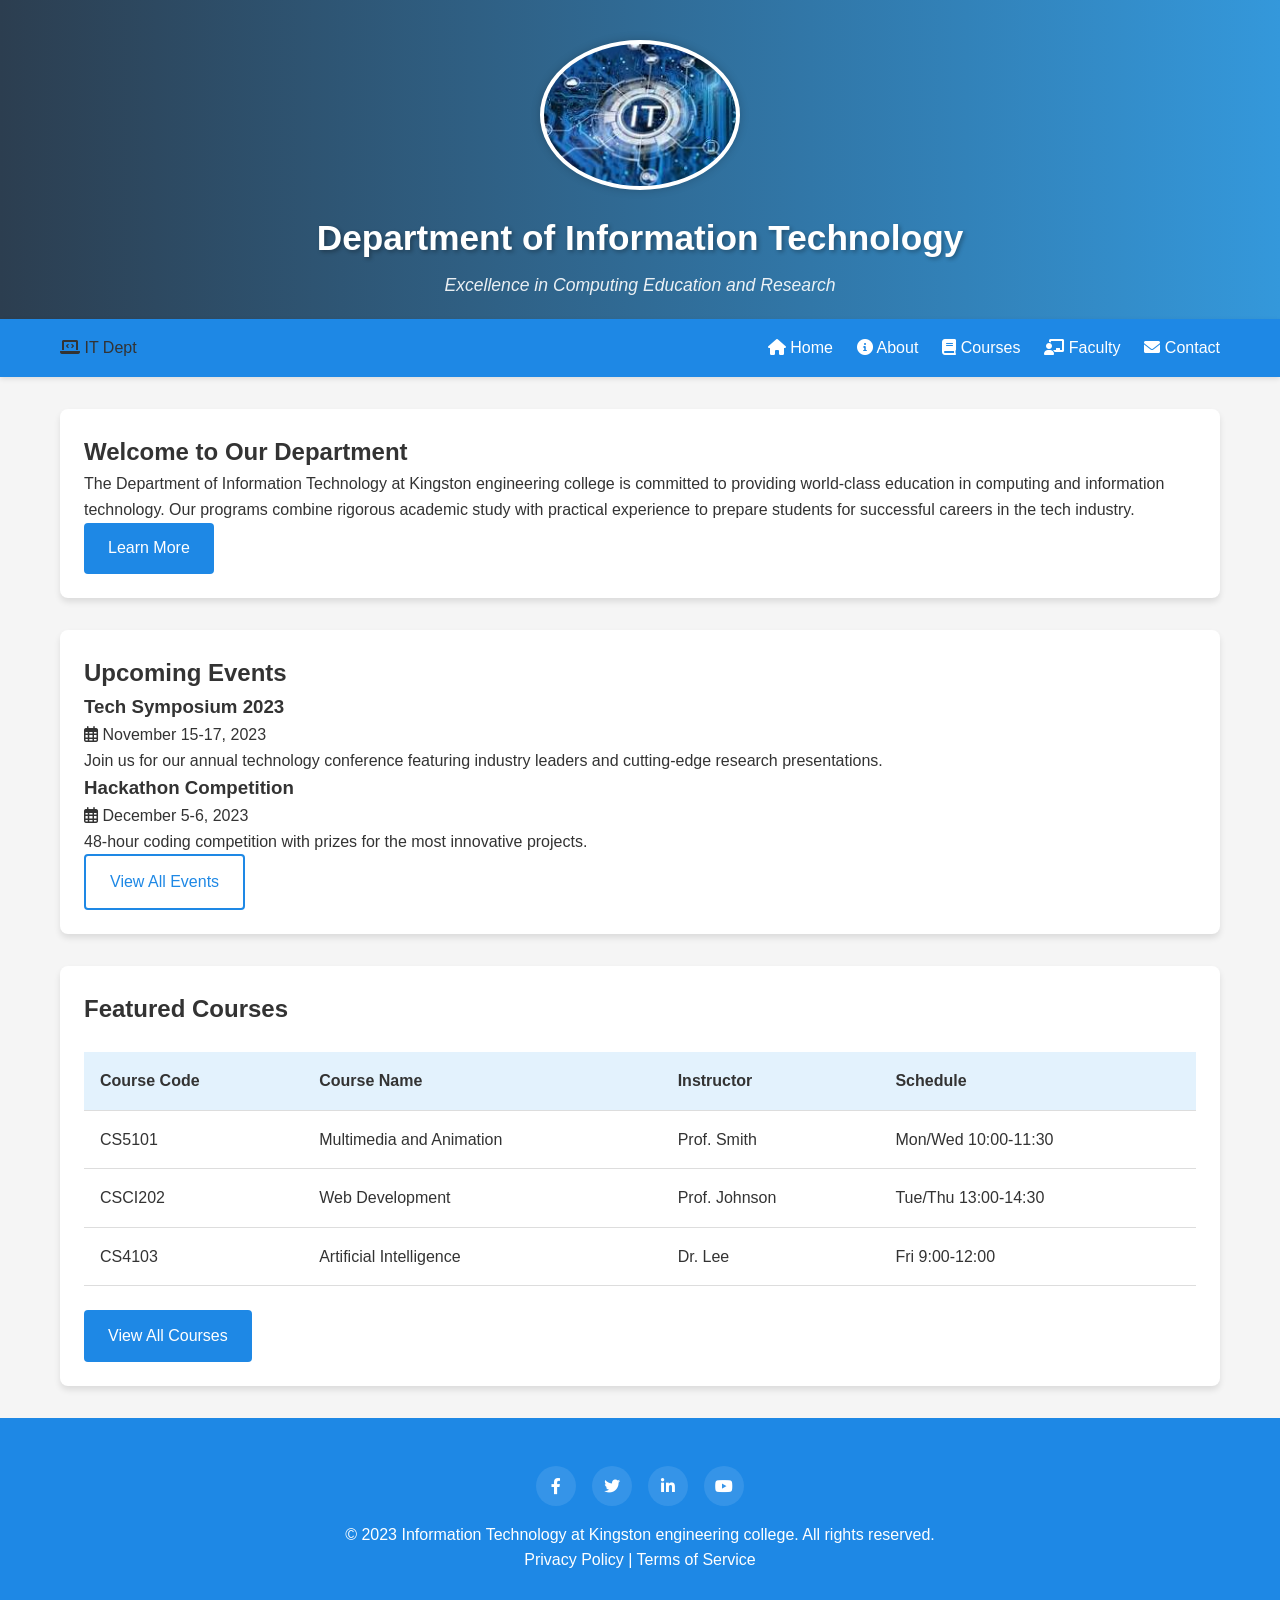
<file: index.html>
<!DOCTYPE html>
<html lang="en">
<head>
    <meta charset="UTF-8">
    <meta name="viewport" content="width=device-width, initial-scale=1.0">
    <title>Information Technology Department - Kingston engineering college</title>
    <link rel="stylesheet" href="style.css">
    <link rel="stylesheet" href="https://cdnjs.cloudflare.com/ajax/libs/font-awesome/6.0.0-beta3/css/all.min.css">
</head>
<body>
    <header>
        <div class="header-content">
            <div class="logo-oval-container">
            <img src="download (1).jfif" alt="Department Logo" class="logo"></div>
            <h1>Department of Information Technology</h1>
            <p>Excellence in Computing Education and Research</p>
        </div>
    </header>

    <nav>
        <div class="nav-container">
            <div class="brand">
                <span class="fas fa-laptop-code"></span> IT Dept
            </div>
            <ul class="nav-links">
                <li><a href="index.html" class="active"><i class="fas fa-home"></i> Home</a></li>
                <li><a href="about.html"><i class="fas fa-info-circle"></i> About</a></li>
                <li><a href="courses.html"><i class="fas fa-book"></i> Courses</a></li>
                <li><a href="faculty.html"><i class="fas fa-chalkboard-teacher"></i> Faculty</a></li>
                <li><a href="contact.html"><i class="fas fa-envelope"></i> Contact</a></li>
            </ul>
        </div>
    </nav>

    <div class="container">
        <div class="card">
            <h2>Welcome to Our Department</h2>
            <p>The Department of Information Technology at Kingston engineering college is committed to providing world-class education in computing and information technology. Our programs combine rigorous academic study with practical experience to prepare students for successful careers in the tech industry.</p>
            <a href="about.html" class="btn">Learn More</a>
        </div>

        <div class="card">
            <h2>Upcoming Events</h2>
            <div class="event-list">
                <div class="event-item">
                    <h3>Tech Symposium 2023</h3>
                    <p><i class="far fa-calendar-alt"></i> November 15-17, 2023</p>
                    <p>Join us for our annual technology conference featuring industry leaders and cutting-edge research presentations.</p>
                </div>
                <div class="event-item">
                    <h3>Hackathon Competition</h3>
                    <p><i class="far fa-calendar-alt"></i> December 5-6, 2023</p>
                    <p>48-hour coding competition with prizes for the most innovative projects.</p>
                </div>
            </div>
            <a href="#" class="btn btn-outline">View All Events</a>
        </div>

        <div class="card">
            <h2>Featured Courses</h2>
            <table class="table">
                <thead>
                    <tr>
                        <th>Course Code</th>
                        <th>Course Name</th>
                        <th>Instructor</th>
                        <th>Schedule</th>
                    </tr>
                </thead>
                <tbody>
                    <tr>
                        <td>CS5101</td>
                        <td>Multimedia and Animation</td>
                        <td>Prof. Smith</td>
                        <td>Mon/Wed 10:00-11:30</td>
                    </tr>
                    <tr>
                        <td>CSCI202</td>
                        <td>Web Development</td>
                        <td>Prof. Johnson</td>
                        <td>Tue/Thu 13:00-14:30</td>
                    </tr>
                    <tr>
                        <td>CS4103</td>
                        <td>Artificial Intelligence</td>
                        <td>Dr. Lee</td>
                        <td>Fri 9:00-12:00</td>
                    </tr>
                </tbody>
            </table>
            <a href="courses.html" class="btn">View All Courses</a>
        </div>
    </div>

    <footer>
        <div class="footer-content">
            <div class="social-links">
                <a href="#"><i class="fab fa-facebook-f"></i></a>
                <a href="#"><i class="fab fa-twitter"></i></a>
                <a href="#"><i class="fab fa-linkedin-in"></i></a>
                <a href="#"><i class="fab fa-youtube"></i></a>
            </div>
            <p>&copy; 2023 Information Technology at Kingston engineering college. All rights reserved.</p>
            <p><a href="#">Privacy Policy</a> | <a href="#">Terms of Service</a></p>
        </div>
    </footer>

    <script>
        // Simple search functionality
        document.addEventListener('DOMContentLoaded', function() {
            const searchBtn = document.querySelector('.search-btn');
            if (searchBtn) {
                searchBtn.addEventListener('click', function() {
                    const searchTerm = document.querySelector('.search-input').value.toLowerCase();
                    alert(`Search functionality would look for: ${searchTerm}`);
                    // In a real implementation, this would filter content or redirect to search results
                });
            }
        });
    </script>
</body>
</html>
</file>
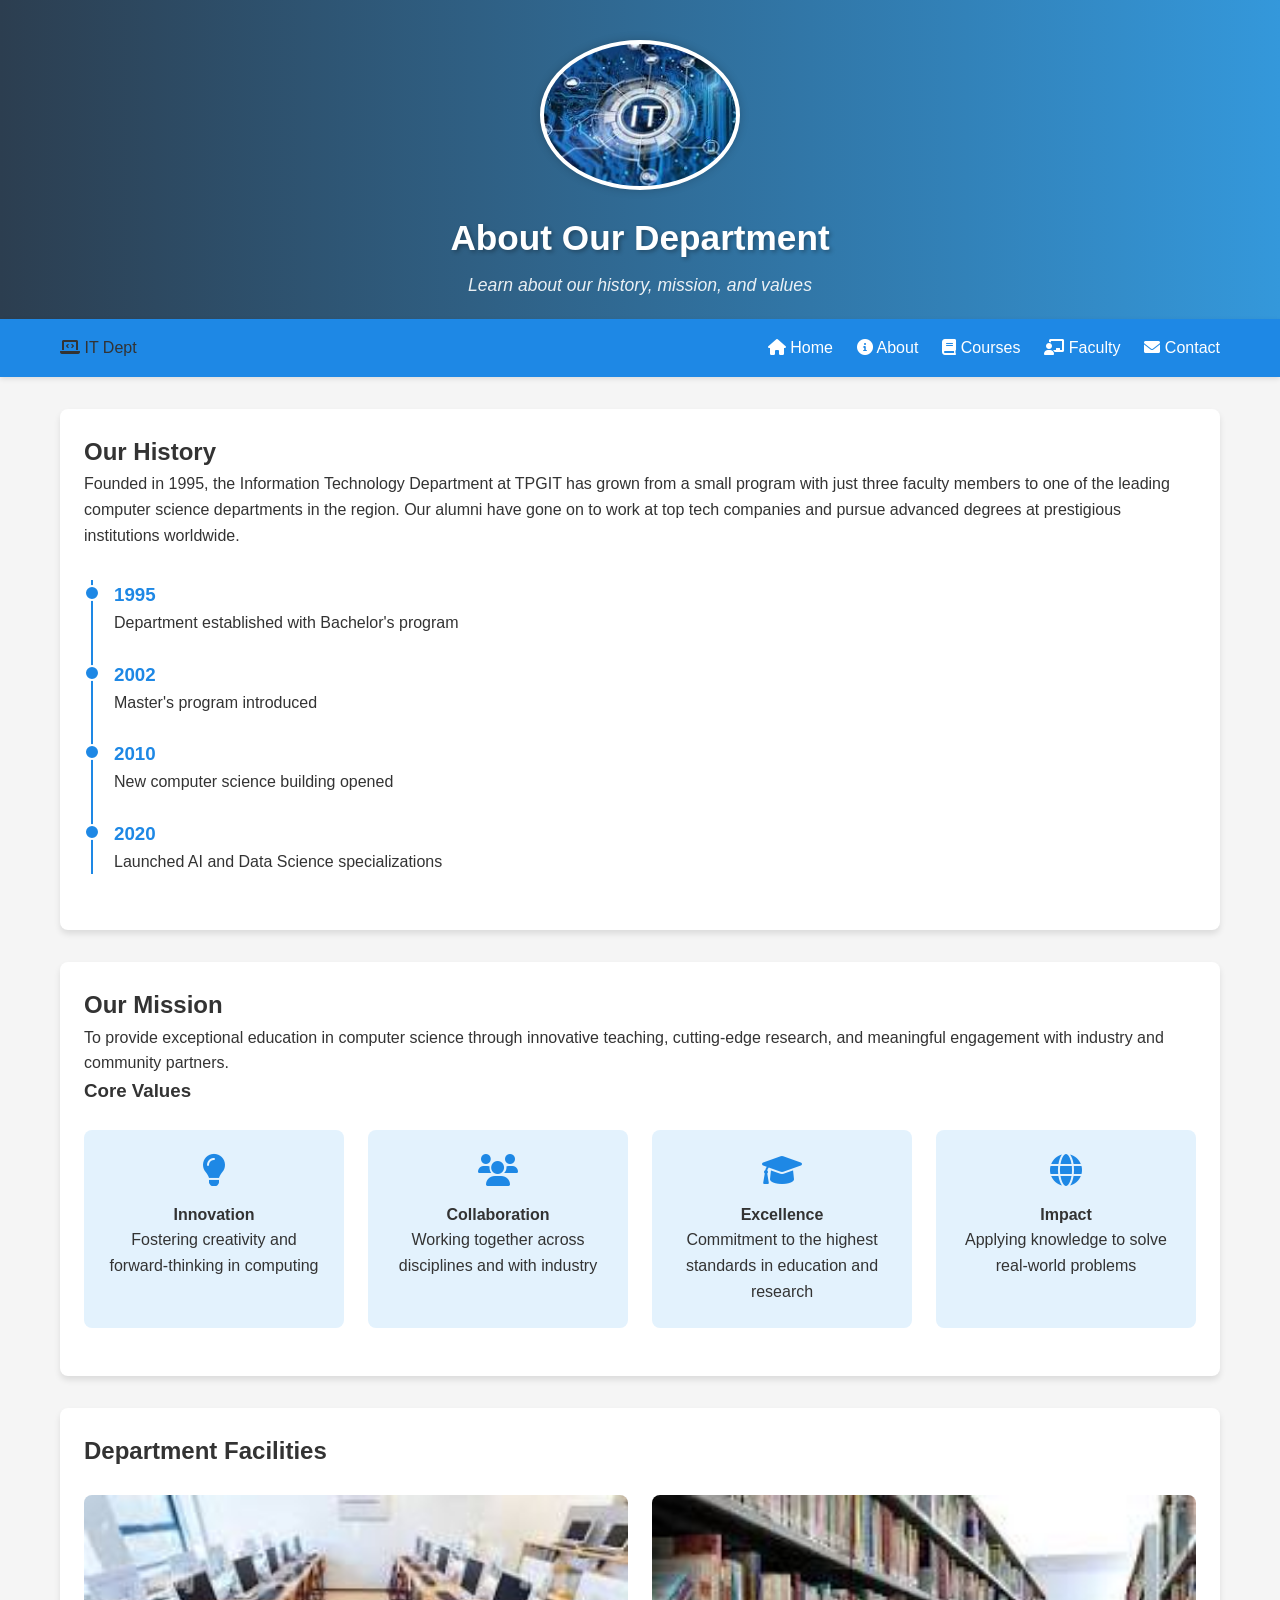
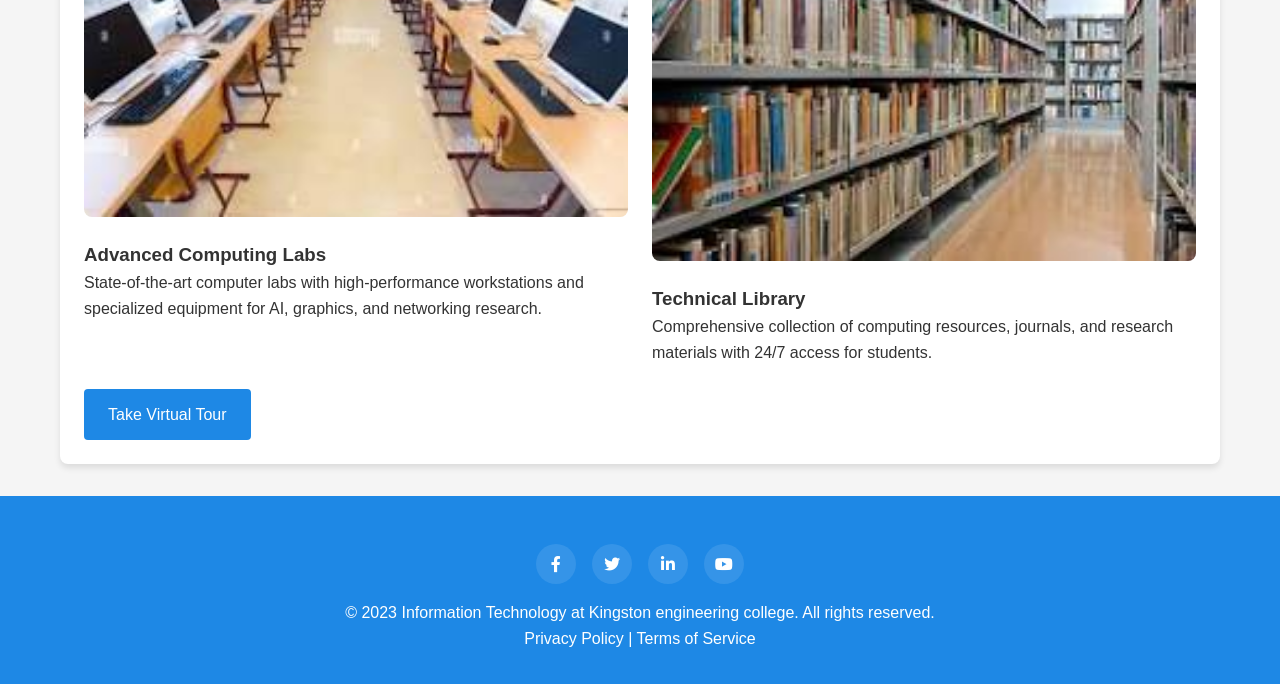
<file: about.html>
<!DOCTYPE html>
<html lang="en">
<head>
    <meta charset="UTF-8">
    <meta name="viewport" content="width=device-width, initial-scale=1.0">
    <title>About Us - Information Technology Department</title>
    <link rel="stylesheet" href="style.css">
    <link rel="stylesheet" href="https://cdnjs.cloudflare.com/ajax/libs/font-awesome/6.0.0-beta3/css/all.min.css">
</head>
<body>
    <header>
        <div class="header-content">
            <div class="logo-oval-container">
                <img src="download (1).jfif" alt="Department Logo" class="logo"></div>
            <h1>About Our Department</h1>
            <p>Learn about our history, mission, and values</p>
        </div>
    </header>

    <nav>
        <div class="nav-container">
            <div class="brand">
                <span class="fas fa-laptop-code"></span> IT Dept
            </div>
            <ul class="nav-links">
                <li><a href="index.html"><i class="fas fa-home"></i> Home</a></li>
                <li><a href="about.html" class="active"><i class="fas fa-info-circle"></i> About</a></li>
                <li><a href="courses.html"><i class="fas fa-book"></i> Courses</a></li>
                <li><a href="faculty.html"><i class="fas fa-chalkboard-teacher"></i> Faculty</a></li>
                <li><a href="contact.html"><i class="fas fa-envelope"></i> Contact</a></li>
            </ul>
        </div>
    </nav>

    <div class="container">
        <div class="card">
            <h2>Our History</h2>
            <p>Founded in 1995, the Information Technology Department at TPGIT has grown from a small program with just three faculty members to one of the leading computer science departments in the region. Our alumni have gone on to work at top tech companies and pursue advanced degrees at prestigious institutions worldwide.</p>
            <div class="timeline">
                <div class="timeline-item">
                    <h3>1995</h3>
                    <p>Department established with Bachelor's program</p>
                </div>
                <div class="timeline-item">
                    <h3>2002</h3>
                    <p>Master's program introduced</p>
                </div>
                <div class="timeline-item">
                    <h3>2010</h3>
                    <p>New computer science building opened</p>
                </div>
                <div class="timeline-item">
                    <h3>2020</h3>
                    <p>Launched AI and Data Science specializations</p>
                </div>
            </div>
        </div>

        <div class="card">
            <h2>Our Mission</h2>
            <p>To provide exceptional education in computer science through innovative teaching, cutting-edge research, and meaningful engagement with industry and community partners.</p>
            
            <h3>Core Values</h3>
            <div class="values-grid">
                <div class="value-item">
                    <i class="fas fa-lightbulb"></i>
                    <h4>Innovation</h4>
                    <p>Fostering creativity and forward-thinking in computing</p>
                </div>
                <div class="value-item">
                    <i class="fas fa-users"></i>
                    <h4>Collaboration</h4>
                    <p>Working together across disciplines and with industry</p>
                </div>
                <div class="value-item">
                    <i class="fas fa-graduation-cap"></i>
                    <h4>Excellence</h4>
                    <p>Commitment to the highest standards in education and research</p>
                </div>
                <div class="value-item">
                    <i class="fas fa-globe"></i>
                    <h4>Impact</h4>
                    <p>Applying knowledge to solve real-world problems</p>
                </div>
            </div>
        </div>

        <div class="card">
            <h2>Department Facilities</h2>
            <div class="facilities">
                <div class="facility">
                    <img src="download.jfif" alt="Computer Lab">
                    <h3>Advanced Computing Labs</h3>
                    <p>State-of-the-art computer labs with high-performance workstations and specialized equipment for AI, graphics, and networking research.</p>
                </div>
                <div class="facility">
                    <img src="23213213.jfif" alt="Library">
                    <h3>Technical Library</h3>
                    <p>Comprehensive collection of computing resources, journals, and research materials with 24/7 access for students.</p>
                </div>
            </div>
            <a href="#" class="btn">Take Virtual Tour</a>
        </div>
    </div>

    <footer>
        <div class="footer-content">
            <div class="social-links">
                <a href="#"><i class="fab fa-facebook-f"></i></a>
                <a href="#"><i class="fab fa-twitter"></i></a>
                <a href="#"><i class="fab fa-linkedin-in"></i></a>
                <a href="#"><i class="fab fa-youtube"></i></a>
            </div>
            <p>&copy; 2023 Information Technology at Kingston engineering college. All rights reserved.</p>
            <p><a href="#">Privacy Policy</a> | <a href="#">Terms of Service</a></p>
        </div>
    </footer>
</body>
</html>
</file>
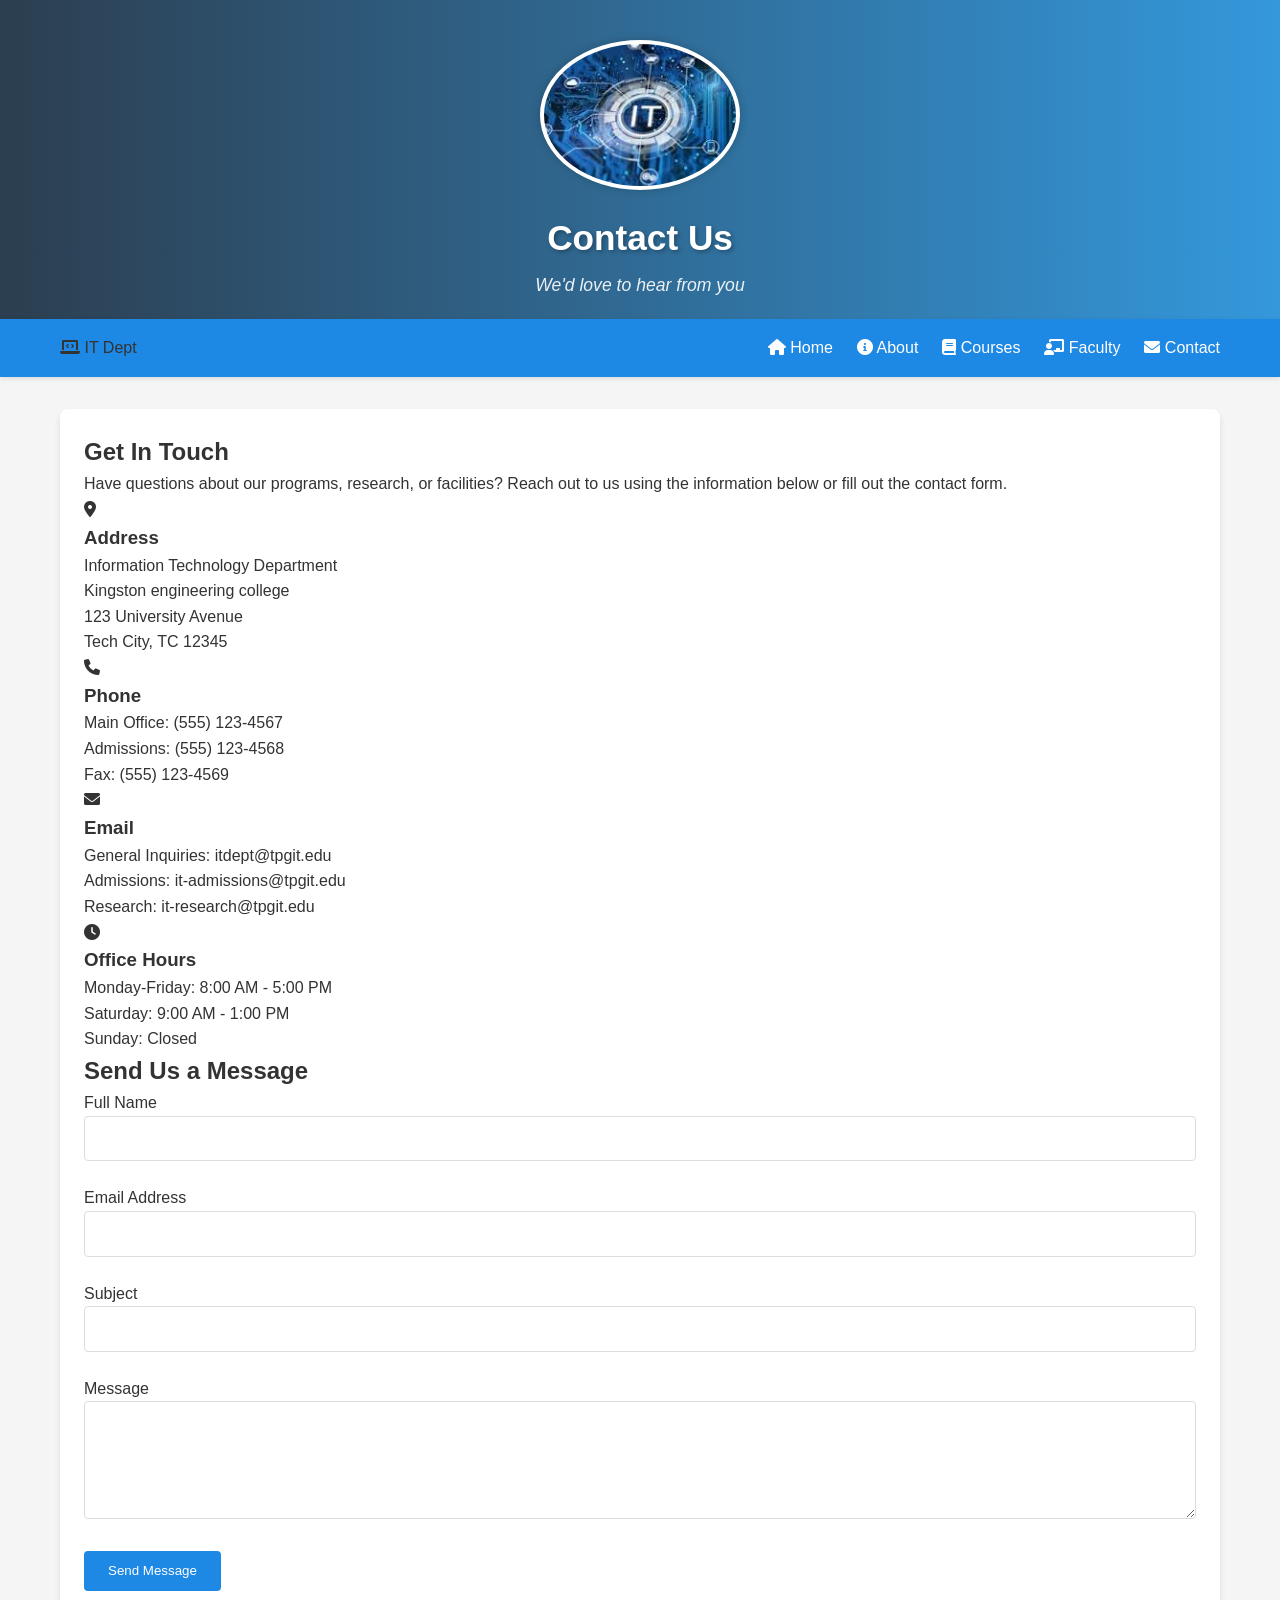
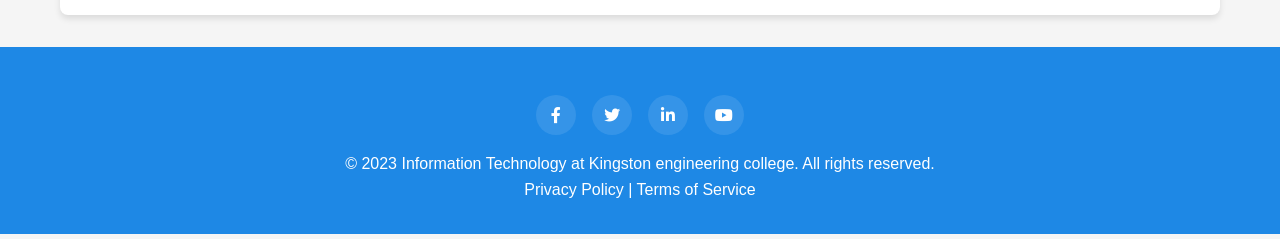
<file: contact.html>
<!DOCTYPE html>
<html lang="en">
<head>
    <meta charset="UTF-8">
    <meta name="viewport" content="width=device-width, initial-scale=1.0">
    <title>Contact Us - Information Technology Department</title>
    <link rel="stylesheet" href="style.css">
    <link rel="stylesheet" href="https://cdnjs.cloudflare.com/ajax/libs/font-awesome/6.0.0-beta3/css/all.min.css">
</head>
<body>
    <header>
        <div class="header-content">
            <div class="logo-oval-container">
                <img src="download (1).jfif" alt="Department Logo" class="logo"></div>
            <h1>Contact Us</h1>
            <p>We'd love to hear from you</p>
        </div>
    </header>

    <nav>
        <div class="nav-container">
            <div class="brand">
                <span class="fas fa-laptop-code"></span> IT Dept
            </div>
            <ul class="nav-links">
                <li><a href="index.html"><i class="fas fa-home"></i> Home</a></li>
                <li><a href="about.html"><i class="fas fa-info-circle"></i> About</a></li>
                <li><a href="courses.html"><i class="fas fa-book"></i> Courses</a></li>
                <li><a href="faculty.html"><i class="fas fa-chalkboard-teacher"></i> Faculty</a></li>
                <li><a href="contact.html" class="active"><i class="fas fa-envelope"></i> Contact</a></li>
            </ul>
        </div>
    </nav>

    <div class="container">
        <div class="card">
            <div class="contact-container">
                <div class="contact-info">
                    <h2>Get In Touch</h2>
                    <p>Have questions about our programs, research, or facilities? Reach out to us using the information below or fill out the contact form.</p>
                    
                    <div class="info-item">
                        <i class="fas fa-map-marker-alt"></i>
                        <div>
                            <h3>Address</h3>
                            <p>Information Technology Department<br>
                            Kingston engineering college<br>
                            123 University Avenue<br>
                            Tech City, TC 12345</p>
                        </div>
                    </div>

                    <div class="info-item">
                        <i class="fas fa-phone"></i>
                        <div>
                            <h3>Phone</h3>
                            <p>Main Office: (555) 123-4567<br>
                            Admissions: (555) 123-4568<br>
                            Fax: (555) 123-4569</p>
                        </div>
                    </div>

                    <div class="info-item">
                        <i class="fas fa-envelope"></i>
                        <div>
                            <h3>Email</h3>
                            <p>General Inquiries: itdept@tpgit.edu<br>
                            Admissions: it-admissions@tpgit.edu<br>
                            Research: it-research@tpgit.edu</p>
                        </div>
                    </div>

                    <div class="info-item">
                        <i class="fas fa-clock"></i>
                        <div>
                            <h3>Office Hours</h3>
                            <p>Monday-Friday: 8:00 AM - 5:00 PM<br>
                            Saturday: 9:00 AM - 1:00 PM<br>
                            Sunday: Closed</p>
                        </div>
                    </div>
                </div>

                <div class="contact-form">
                    <h2>Send Us a Message</h2>
                    <form>
                        <div class="form-group">
                            <label for="name">Full Name</label>
                            <input type="text" id="name" class="form-control" required>
                        </div>
                        <div class="form-group">
                            <label for="email">Email Address</label>
                            <input type="email" id="email" class="form-control" required>
                        </div>
                        <div class="form-group">
                            <label for="subject">Subject</label>
                            <input type="text" id="subject" class="form-control" required>
                        </div>
                        <div class="form-group">
                            <label for="message">Message</label>
                            <textarea id="message" class="form-control" rows="5" required></textarea>
                        </div>
                        <button type="submit" class="btn">Send Message</button>
                    </form>
                </div>
            </div>
        </div>
    </div>

    <footer>
        <div class="footer-content">
            <div class="social-links">
                <a href="#"><i class="fab fa-facebook-f"></i></a>
                <a href="#"><i class="fab fa-twitter"></i></a>
                <a href="#"><i class="fab fa-linkedin-in"></i></a>
                <a href="#"><i class="fab fa-youtube"></i></a>
            </div>
            <p>&copy; 2023 Information Technology at Kingston engineering college. All rights reserved.</p>
            <p><a href="#">Privacy Policy</a> | <a href="#">Terms of Service</a></p>
        </div>
    </footer>
</body>
</html>
</file>
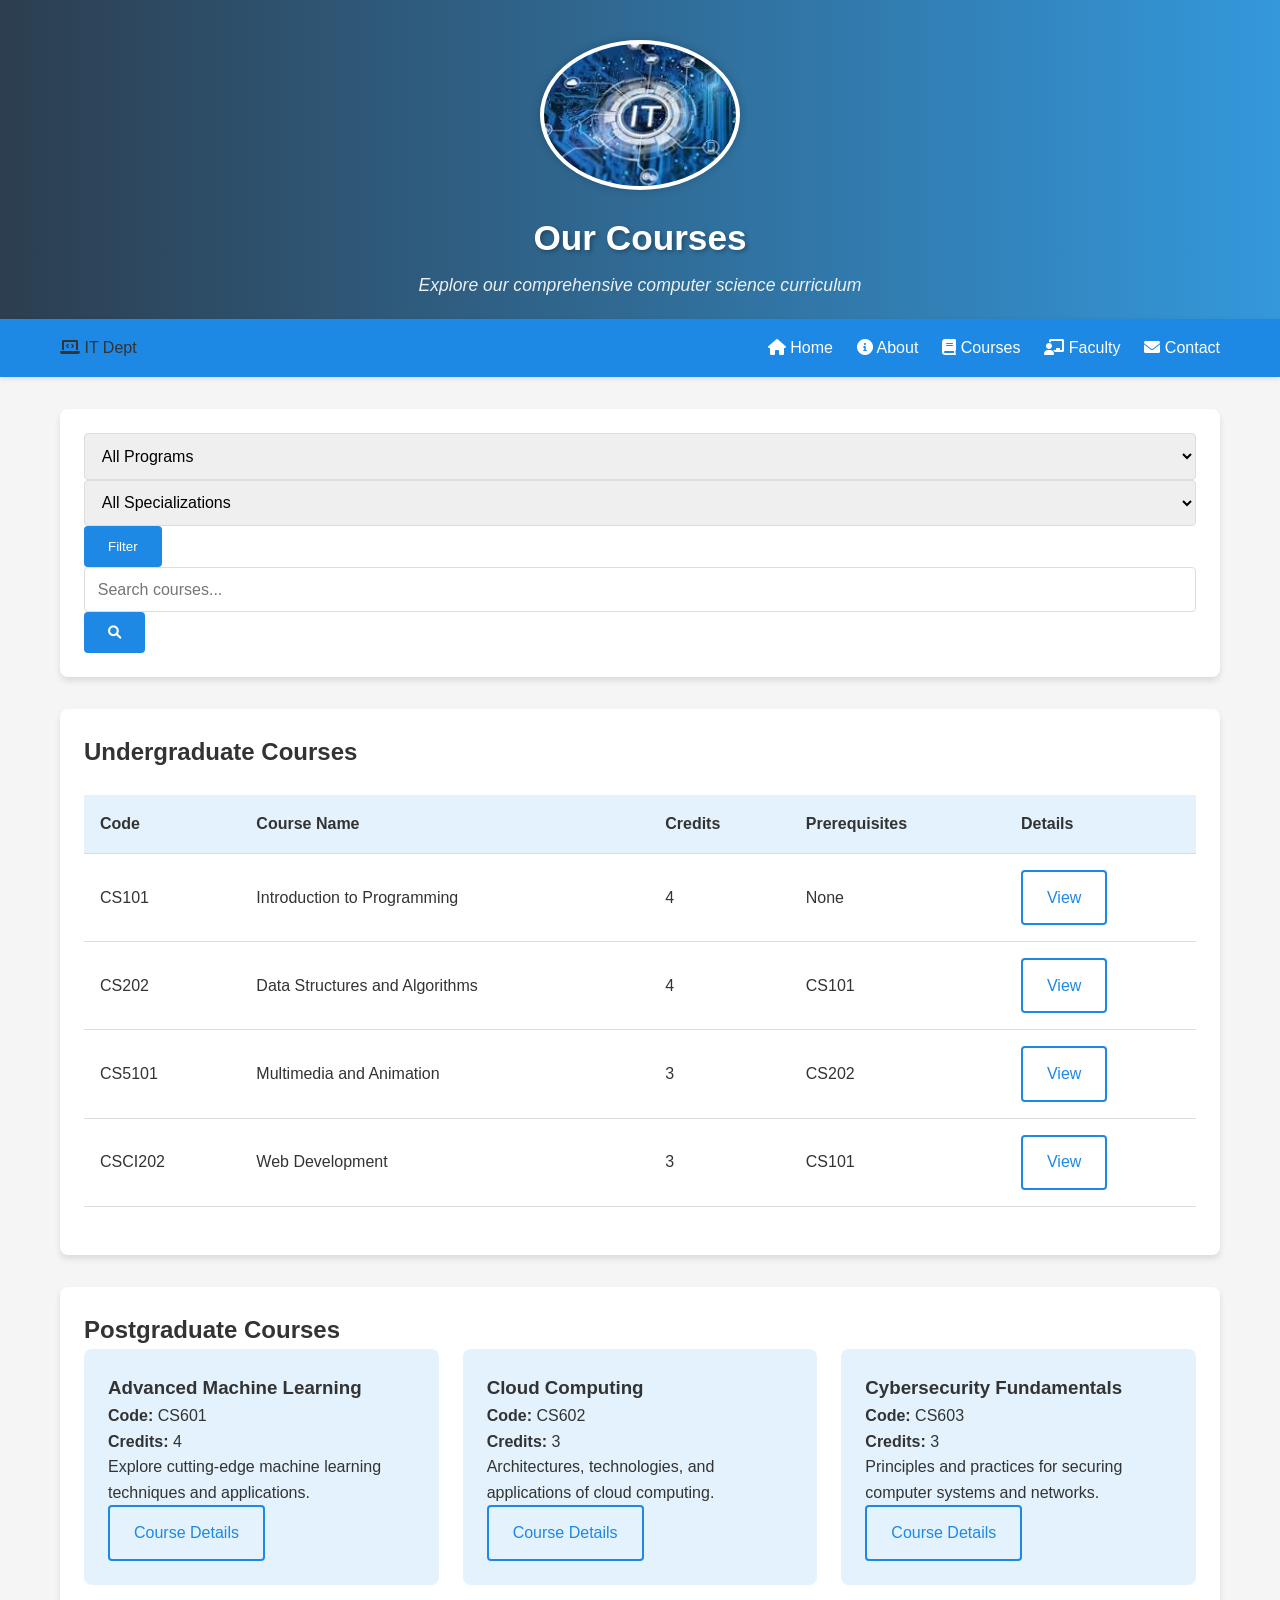
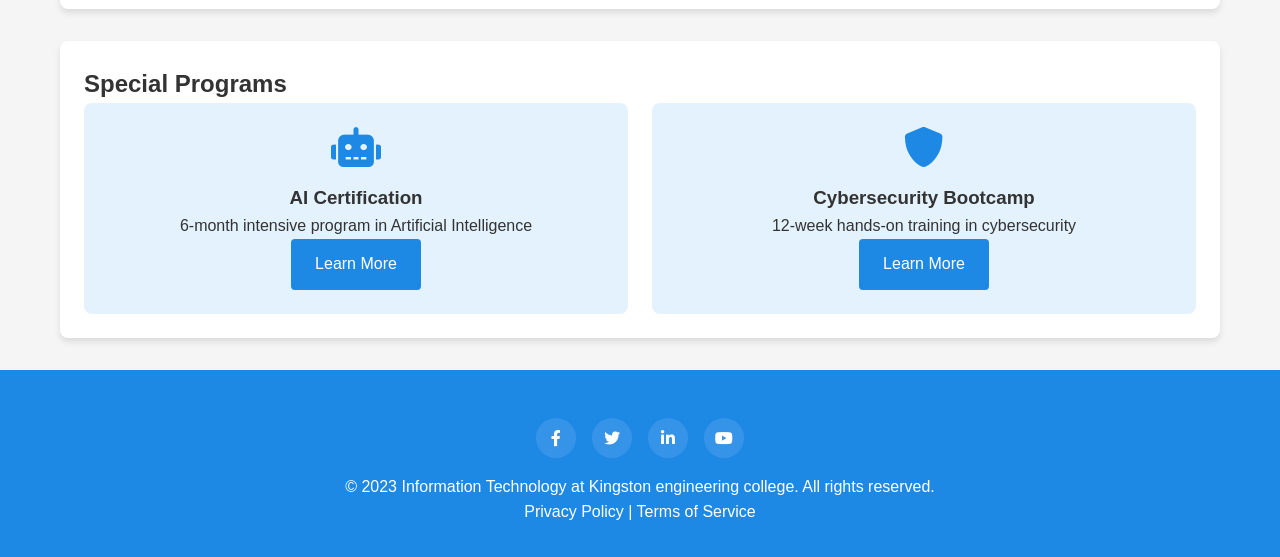
<file: courses.html>
<!DOCTYPE html>
<html lang="en">
<head>
    <meta charset="UTF-8">
    <meta name="viewport" content="width=device-width, initial-scale=1.0">
    <title>Courses - Information Technology Department</title>
    <link rel="stylesheet" href="style.css">
    <link rel="stylesheet" href="https://cdnjs.cloudflare.com/ajax/libs/font-awesome/6.0.0-beta3/css/all.min.css">
</head>
<body>
    <header>
        <div class="header-content">
            <div class="logo-oval-container">
                <img src="download (1).jfif" alt="Department Logo" class="logo"></div>
            <h1>Our Courses</h1>
            <p>Explore our comprehensive computer science curriculum</p>
        </div>
    </header>

    <nav>
        <div class="nav-container">
            <div class="brand">
                <span class="fas fa-laptop-code"></span> IT Dept
            </div>
            <ul class="nav-links">
                <li><a href="index.html"><i class="fas fa-home"></i> Home</a></li>
                <li><a href="about.html"><i class="fas fa-info-circle"></i> About</a></li>
                <li><a href="courses.html" class="active"><i class="fas fa-book"></i> Courses</a></li>
                <li><a href="faculty.html"><i class="fas fa-chalkboard-teacher"></i> Faculty</a></li>
                <li><a href="contact.html"><i class="fas fa-envelope"></i> Contact</a></li>
            </ul>
        </div>
    </nav>

    <div class="container">
        <div class="card">
            <div class="course-filter">
                <div class="filter-options">
                    <select class="form-control">
                        <option value="">All Programs</option>
                        <option value="ug">Undergraduate</option>
                        <option value="pg">Postgraduate</option>
                        <option value="phd">PhD</option>
                    </select>
                    <select class="form-control">
                        <option value="">All Specializations</option>
                        <option value="ai">Artificial Intelligence</option>
                        <option value="web">Web Development</option>
                        <option value="data">Data Science</option>
                        <option value="cyber">Cybersecurity</option>
                    </select>
                    <button class="btn">Filter</button>
                </div>
                <div class="search-box">
                    <input type="text" class="form-control" placeholder="Search courses...">
                    <button class="btn"><i class="fas fa-search"></i></button>
                </div>
            </div>
        </div>

        <div class="card">
            <h2>Undergraduate Courses</h2>
            <table class="table">
                <thead>
                    <tr>
                        <th>Code</th>
                        <th>Course Name</th>
                        <th>Credits</th>
                        <th>Prerequisites</th>
                        <th>Details</th>
                    </tr>
                </thead>
                <tbody>
                    <tr>
                        <td>CS101</td>
                        <td>Introduction to Programming</td>
                        <td>4</td>
                        <td>None</td>
                        <td><a href="#" class="btn btn-outline">View</a></td>
                    </tr>
                    <tr>
                        <td>CS202</td>
                        <td>Data Structures and Algorithms</td>
                        <td>4</td>
                        <td>CS101</td>
                        <td><a href="#" class="btn btn-outline">View</a></td>
                    </tr>
                    <tr>
                        <td>CS5101</td>
                        <td>Multimedia and Animation</td>
                        <td>3</td>
                        <td>CS202</td>
                        <td><a href="#" class="btn btn-outline">View</a></td>
                    </tr>
                    <tr>
                        <td>CSCI202</td>
                        <td>Web Development</td>
                        <td>3</td>
                        <td>CS101</td>
                        <td><a href="#" class="btn btn-outline">View</a></td>
                    </tr>
                </tbody>
            </table>
        </div>

        <div class="card">
            <h2>Postgraduate Courses</h2>
            <div class="course-grid">
                <div class="course-card">
                    <h3>Advanced Machine Learning</h3>
                    <p><strong>Code:</strong> CS601</p>
                    <p><strong>Credits:</strong> 4</p>
                    <p>Explore cutting-edge machine learning techniques and applications.</p>
                    <a href="#" class="btn btn-outline">Course Details</a>
                </div>
                <div class="course-card">
                    <h3>Cloud Computing</h3>
                    <p><strong>Code:</strong> CS602</p>
                    <p><strong>Credits:</strong> 3</p>
                    <p>Architectures, technologies, and applications of cloud computing.</p>
                    <a href="#" class="btn btn-outline">Course Details</a>
                </div>
                <div class="course-card">
                    <h3>Cybersecurity Fundamentals</h3>
                    <p><strong>Code:</strong> CS603</p>
                    <p><strong>Credits:</strong> 3</p>
                    <p>Principles and practices for securing computer systems and networks.</p>
                    <a href="#" class="btn btn-outline">Course Details</a>
                </div>
            </div>
        </div>

        <div class="card">
            <h2>Special Programs</h2>
            <div class="programs">
                <div class="program">
                    <i class="fas fa-robot"></i>
                    <h3>AI Certification</h3>
                    <p>6-month intensive program in Artificial Intelligence</p>
                    <a href="#" class="btn">Learn More</a>
                </div>
                <div class="program">
                    <i class="fas fa-shield-alt"></i>
                    <h3>Cybersecurity Bootcamp</h3>
                    <p>12-week hands-on training in cybersecurity</p>
                    <a href="#" class="btn">Learn More</a>
                </div>
            </div>
        </div>
    </div>

    <footer>
        <div class="footer-content">
            <div class="social-links">
                <a href="#"><i class="fab fa-facebook-f"></i></a>
                <a href="#"><i class="fab fa-twitter"></i></a>
                <a href="#"><i class="fab fa-linkedin-in"></i></a>
                <a href="#"><i class="fab fa-youtube"></i></a>
            </div>
            <p>&copy; 2023 Information Technology at Kingston engineering college. All rights reserved.</p>
            <p><a href="#">Privacy Policy</a> | <a href="#">Terms of Service</a></p>
        </div>
    </footer>
</body>
</html>
</file>
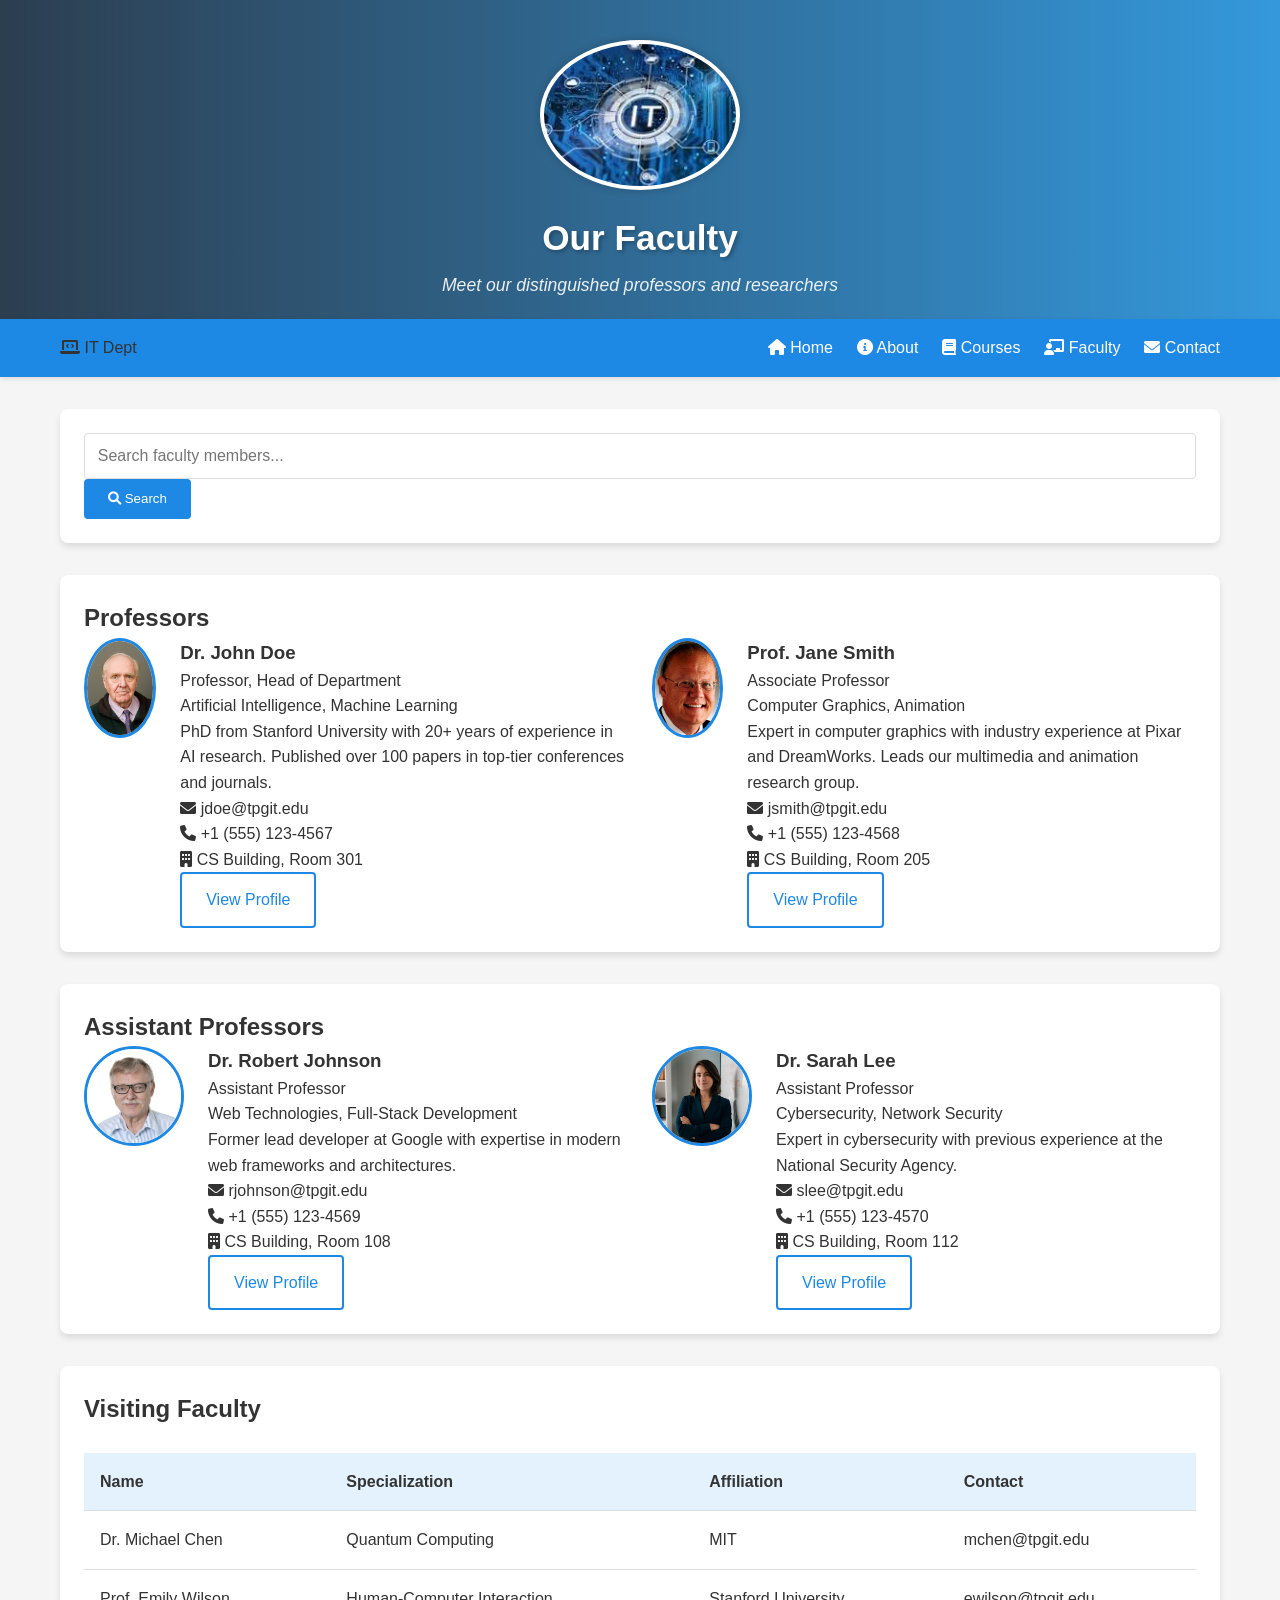
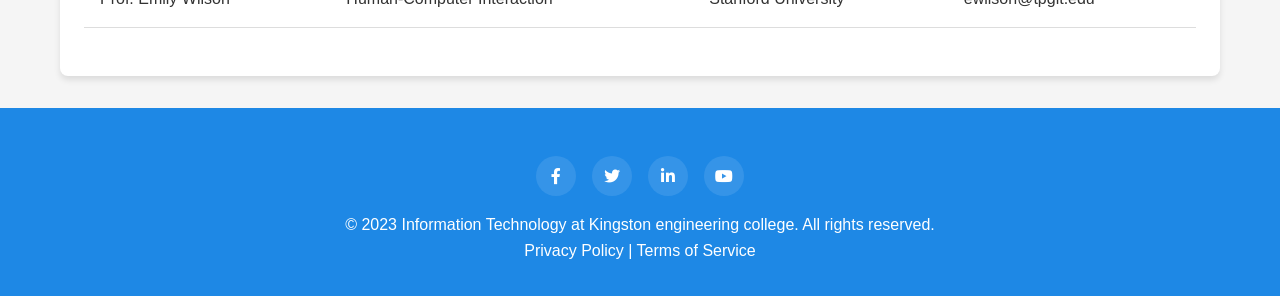
<file: faculty.html>
<!DOCTYPE html>
<html lang="en">
<head>
    <meta charset="UTF-8">
    <meta name="viewport" content="width=device-width, initial-scale=1.0">
    <title>Faculty - Information Technology Department</title>
    <link rel="stylesheet" href="style.css">
    <link rel="stylesheet" href="https://cdnjs.cloudflare.com/ajax/libs/font-awesome/6.0.0-beta3/css/all.min.css">
</head>
<body>
    <header>
        <div class="header-content">
            <div class="logo-oval-container">
                <img src="download (1).jfif" alt="Department Logo" class="logo"></div>
            <h1>Our Faculty</h1>
            <p>Meet our distinguished professors and researchers</p>
        </div>
    </header>

    <nav>
        <div class="nav-container">
            <div class="brand">
                <span class="fas fa-laptop-code"></span> IT Dept
            </div>
            <ul class="nav-links">
                <li><a href="index.html"><i class="fas fa-home"></i> Home</a></li>
                <li><a href="about.html"><i class="fas fa-info-circle"></i> About</a></li>
                <li><a href="courses.html"><i class="fas fa-book"></i> Courses</a></li>
                <li><a href="faculty.html" class="active"><i class="fas fa-chalkboard-teacher"></i> Faculty</a></li>
                <li><a href="contact.html"><i class="fas fa-envelope"></i> Contact</a></li>
            </ul>
        </div>
    </nav>

    <div class="container">
        <div class="card">
            <div class="faculty-search">
                <input type="text" class="form-control" placeholder="Search faculty members...">
                <button class="btn"><i class="fas fa-search"></i> Search</button>
            </div>
        </div>

        <div class="card">
            <h2>Professors</h2>
            <div class="faculty-grid">
                <div class="faculty-member">
                    <img src="professor-836151_640.jpg" alt="Dr. John Doe">
                    <div class="faculty-info">
                        <h3>Dr. John Doe</h3>
                        <p class="title">Professor, Head of Department</p>
                        <p class="specialization">Artificial Intelligence, Machine Learning</p>
                        <p class="bio">PhD from Stanford University with 20+ years of experience in AI research. Published over 100 papers in top-tier conferences and journals.</p>
                        <div class="faculty-contact">
                            <p><i class="fas fa-envelope"></i> jdoe@tpgit.edu</p>
                            <p><i class="fas fa-phone"></i> +1 (555) 123-4567</p>
                            <p><i class="fas fa-building"></i> CS Building, Room 301</p>
                        </div>
                        <a href="#" class="btn btn-outline">View Profile</a>
                    </div>
                </div>

                <div class="faculty-member">
                    <img src="man-1713125_640.jpg" alt="Prof. Jane Smith">
                    <div class="faculty-info">
                        <h3>Prof. Jane Smith</h3>
                        <p class="title">Associate Professor</p>
                        <p class="specialization">Computer Graphics, Animation</p>
                        <p class="bio">Expert in computer graphics with industry experience at Pixar and DreamWorks. Leads our multimedia and animation research group.</p>
                        <div class="faculty-contact">
                            <p><i class="fas fa-envelope"></i> jsmith@tpgit.edu</p>
                            <p><i class="fas fa-phone"></i> +1 (555) 123-4568</p>
                            <p><i class="fas fa-building"></i> CS Building, Room 205</p>
                        </div>
                        <a href="#" class="btn btn-outline">View Profile</a>
                    </div>
                </div>
            </div>
        </div>

        <div class="card">
            <h2>Assistant Professors</h2>
            <div class="faculty-grid">
                <div class="faculty-member">
                    <img src="agnar-hoeskuldsson-872408_640.jpg" alt="Dr. Robert Johnson">
                    <div class="faculty-info">
                        <h3>Dr. Robert Johnson</h3>
                        <p class="title">Assistant Professor</p>
                        <p class="specialization">Web Technologies, Full-Stack Development</p>
                        <p class="bio">Former lead developer at Google with expertise in modern web frameworks and architectures.</p>
                        <div class="faculty-contact">
                            <p><i class="fas fa-envelope"></i> rjohnson@tpgit.edu</p>
                            <p><i class="fas fa-phone"></i> +1 (555) 123-4569</p>
                            <p><i class="fas fa-building"></i> CS Building, Room 108</p>
                        </div>
                        <a href="#" class="btn btn-outline">View Profile</a>
                    </div>
                </div>

                <div class="faculty-member">
                    <img src="ai-generated-8783789_640.jpg" alt="Dr. Sarah Lee">
                    <div class="faculty-info">
                        <h3>Dr. Sarah Lee</h3>
                        <p class="title">Assistant Professor</p>
                        <p class="specialization">Cybersecurity, Network Security</p>
                        <p class="bio">Expert in cybersecurity with previous experience at the National Security Agency.</p>
                        <div class="faculty-contact">
                            <p><i class="fas fa-envelope"></i> slee@tpgit.edu</p>
                            <p><i class="fas fa-phone"></i> +1 (555) 123-4570</p>
                            <p><i class="fas fa-building"></i> CS Building, Room 112</p>
                        </div>
                        <a href="#" class="btn btn-outline">View Profile</a>
                    </div>
                </div>
            </div>
        </div>

        <div class="card">
            <h2>Visiting Faculty</h2>
            <table class="table">
                <thead>
                    <tr>
                        <th>Name</th>
                        <th>Specialization</th>
                        <th>Affiliation</th>
                        <th>Contact</th>
                    </tr>
                </thead>
                <tbody>
                    <tr>
                        <td>Dr. Michael Chen</td>
                        <td>Quantum Computing</td>
                        <td>MIT</td>
                        <td>mchen@tpgit.edu</td>
                    </tr>
                    <tr>
                        <td>Prof. Emily Wilson</td>
                        <td>Human-Computer Interaction</td>
                        <td>Stanford University</td>
                        <td>ewilson@tpgit.edu</td>
                    </tr>
                </tbody>
            </table>
        </div>
    </div>

    <footer>
        <div class="footer-content">
            <div class="social-links">
                <a href="#"><i class="fab fa-facebook-f"></i></a>
                <a href="#"><i class="fab fa-twitter"></i></a>
                <a href="#"><i class="fab fa-linkedin-in"></i></a>
                <a href="#"><i class="fab fa-youtube"></i></a>
            </div>
            <p>&copy; 2023 Information Technology at Kingston engineering college. All rights reserved.</p>
            <p><a href="#">Privacy Policy</a> | <a href="#">Terms of Service</a></p>
        </div>
    </footer>
</body>
</html>
</file>
<file: style.css>
/* style.css */
:root {
    --primary-color: #1E88E5;
    --secondary-color: #64B5F6;
    --accent-color: #1976D2;
    --light-color: #E3F2FD;
    --text-color: #333;
    --white: #fff;
}

/* Reset and base styles */
* {
    margin: 0;
    padding: 0;
    box-sizing: border-box;
}

body {
    font-family: 'Segoe UI', Tahoma, Geneva, Verdana, sans-serif;
    line-height: 1.6;
    color: var(--text-color);
    background-color: #f5f5f5;
}

a {
    text-decoration: none;
    color: inherit;
}

/* Header styles */
header {
    background: linear-gradient(135deg, var(--primary-color), var(--accent-color));
    color: var(--white);
    padding: 2rem 0;
    text-align: center;
    position: relative;
    overflow: hidden;
}

.header-content {
    max-width: 1200px;
    margin: 0 auto;
    padding: 0 20px;
    position: relative;
    z-index: 2;
}

header h1 {
    font-size: 2.5rem;
    margin-bottom: 0.5rem;
    text-shadow: 2px 2px 4px rgba(0, 0, 0, 0.3);
}

header p {
    font-size: 1.1rem;
    opacity: 0.9;
}

.logo {
    height: 100px;
    margin-bottom: 1rem;
    filter: drop-shadow(2px 2px 4px rgba(0, 0, 0, 0.3));
}

/* Navigation */
nav {
    background-color: var(--primary-color);
    padding: 1rem 0;
    box-shadow: 0 2px 5px rgba(0, 0, 0, 0.1);
    position: sticky;
    top: 0;
    z-index: 100;
}

.nav-container {
    max-width: 1200px;
    margin: 0 auto;
    display: flex;
    justify-content: space-between;
    align-items: center;
    padding: 0 20px;
}

.nav-links {
    display: flex;
    list-style: none;
}

.nav-links li {
    margin-left: 1.5rem;
}

.nav-links a {
    color: var(--white);
    font-weight: 500;
    padding: 0.5rem 0;
    position: relative;
    transition: all 0.3s ease;
}

.nav-links a:hover {
    opacity: 0.8;
}

.nav-links a::after {
    content: '';
    position: absolute;
    bottom: 0;
    left: 0;
    width: 0;
    height: 2px;
    background-color: var(--white);
    transition: width 0.3s ease;
}

.nav-links a:hover::after {
    width: 100%;
}

/* Main content container */
.container {
    max-width: 1200px;
    margin: 2rem auto;
    padding: 0 20px;
}

/* Cards */
.card {
    background: var(--white);
    border-radius: 8px;
    box-shadow: 0 4px 6px rgba(0, 0, 0, 0.1);
    padding: 1.5rem;
    margin-bottom: 2rem;
    transition: transform 0.3s ease, box-shadow 0.3s ease;
}

.card:hover {
    transform: translateY(-5px);
    box-shadow: 0 6px 12px rgba(0, 0, 0, 0.15);
}

/* Buttons */
.btn {
    display: inline-block;
    padding: 0.8rem 1.5rem;
    background-color: var(--primary-color);
    color: var(--white);
    border: none;
    border-radius: 4px;
    cursor: pointer;
    font-weight: 500;
    transition: all 0.3s ease;
}

.btn:hover {
    background-color: var(--accent-color);
    transform: translateY(-2px);
}

.btn-outline {
    background: transparent;
    border: 2px solid var(--primary-color);
    color: var(--primary-color);
}

.btn-outline:hover {
    background-color: var(--primary-color);
    color: var(--white);
}

/* Forms */
.form-group {
    margin-bottom: 1.5rem;
}

.form-control {
    width: 100%;
    padding: 0.8rem;
    border: 1px solid #ddd;
    border-radius: 4px;
    font-size: 1rem;
    transition: border-color 0.3s ease;
}

.form-control:focus {
    border-color: var(--primary-color);
    outline: none;
}

/* Tables */
.table {
    width: 100%;
    border-collapse: collapse;
    margin: 1.5rem 0;
}

.table th, .table td {
    padding: 1rem;
    text-align: left;
    border-bottom: 1px solid #ddd;
}

.table th {
    background-color: var(--light-color);
    font-weight: 600;
}

.table tr:hover {
    background-color: rgba(30, 136, 229, 0.1);
}

/* Footer */
footer {
    background-color: var(--primary-color);
    color: var(--white);
    padding: 2rem 0;
    text-align: center;
}

.footer-content {
    max-width: 1200px;
    margin: 0 auto;
    padding: 0 20px;
    display: flex;
    flex-direction: column;
    align-items: center;
}

.social-links {
    display: flex;
    margin: 1rem 0;
}

.social-links a {
    display: flex;
    align-items: center;
    justify-content: center;
    width: 40px;
    height: 40px;
    border-radius: 50%;
    background-color: rgba(255, 255, 255, 0.1);
    margin: 0 0.5rem;
    transition: all 0.3s ease;
}

.social-links a:hover {
    background-color: var(--accent-color);
    transform: translateY(-3px);
}

/* Responsive design */
@media (max-width: 768px) {
    .nav-container {
        flex-direction: column;
    }
    
    .nav-links {
        margin-top: 1rem;
    }
    
    .nav-links li {
        margin-left: 1rem;
        margin-right: 1rem;
    }
    
    header h1 {
        font-size: 2rem;
    }
}

/* Additional styles for specific components */
.timeline {
    position: relative;
    padding-left: 30px;
    margin: 2rem 0;
}

.timeline::before {
    content: '';
    position: absolute;
    left: 7px;
    top: 0;
    bottom: 0;
    width: 2px;
    background-color: var(--primary-color);
}

.timeline-item {
    position: relative;
    margin-bottom: 1.5rem;
}

.timeline-item h3 {
    color: var(--primary-color);
}

.timeline-item::before {
    content: '';
    position: absolute;
    left: -30px;
    top: 5px;
    width: 12px;
    height: 12px;
    border-radius: 50%;
    background-color: var(--primary-color);
    border: 2px solid var(--white);
}

.values-grid {
    display: grid;
    grid-template-columns: repeat(auto-fit, minmax(200px, 1fr));
    gap: 1.5rem;
    margin: 1.5rem 0;
}

.value-item {
    text-align: center;
    padding: 1.5rem;
    border-radius: 8px;
    background-color: var(--light-color);
    transition: transform 0.3s ease;
}

.value-item:hover {
    transform: translateY(-5px);
}

.value-item i {
    font-size: 2rem;
    color: var(--primary-color);
    margin-bottom: 1rem;
}

.facilities {
    display: grid;
    grid-template-columns: repeat(auto-fit, minmax(300px, 1fr));
    gap: 1.5rem;
    margin: 1.5rem 0;
}

.facility img {
    width: 100%;
    border-radius: 8px;
    margin-bottom: 1rem;
}

.faculty-grid {
    display: grid;
    grid-template-columns: repeat(auto-fit, minmax(300px, 1fr));
    gap: 1.5rem;
}

.faculty-member {
    display: flex;
    gap: 1.5rem;
    align-items: flex-start;
}

.faculty-member img {
    width: 100px;
    height: 100px;
    border-radius: 50%;
    object-fit: cover;
    border: 3px solid var(--primary-color);
}

.course-grid {
    display: grid;
    grid-template-columns: repeat(auto-fit, minmax(250px, 1fr));
    gap: 1.5rem;
}

.course-card {
    padding: 1.5rem;
    border-radius: 8px;
    background-color: var(--light-color);
    transition: transform 0.3s ease;
}

.course-card:hover {
    transform: translateY(-5px);
}

.programs {
    display: grid;
    grid-template-columns: repeat(auto-fit, minmax(250px, 1fr));
    gap: 1.5rem;
}

.program {
    text-align: center;
    padding: 1.5rem;
    border-radius: 8px;
    background-color: var(--light-color);
}

.program i {
    font-size: 2.5rem;
    color: var(--primary-color);
    margin-bottom: 1rem;
}
header {
    background: linear-gradient(135deg, #3498db, #2c3e50);
    color: white;
    text-align: center;
    padding: 60px 0 30px;
    position: relative;
}

.logo-container {
    width: 150px;
    height: 150px;
    margin: -75px auto 20px; /* Negative margin pulls it up into the header */
    border-radius: 50%;
    overflow: hidden;
    border: 5px solid white;
    box-shadow: 0 0 15px rgba(0, 0, 0, 0.2);
    background-color: white; /* In case image doesn't load */
    position: relative;
    z-index: 1;
}
/* Oval Logo Styles */
.logo-oval-container {
    width: 200px;   /* Wider than tall for oval */
    height: 150px;  /* Adjust height for oval shape */
    margin: 0 auto 20px;
    border-radius: 50%;  /* This creates the oval shape */
    overflow: hidden;
    border: 4px solid white;
    box-shadow: 0 0 10px rgba(0, 0, 0, 0.2);
    background-color: #f8f9fa; /* Fallback color */
}

.logo {
    width: 100%;
    height: 100%;
    object-fit: cover; /* Ensures image covers the oval */
    object-position: center; /* Centers the image in the oval */
}

/* Header styling */
header {
    background: linear-gradient(to right, #2c3e50, #3498db);
    color: white;
    text-align: center;
    padding: 40px 0 20px;
    position: relative;
}

.header-content h1 {
    margin: 15px 0 5px;
    font-size: 2.2em;
}

.header-content p {
    margin: 0;
    font-size: 1.1em;
    font-style: italic;
}
</file>
